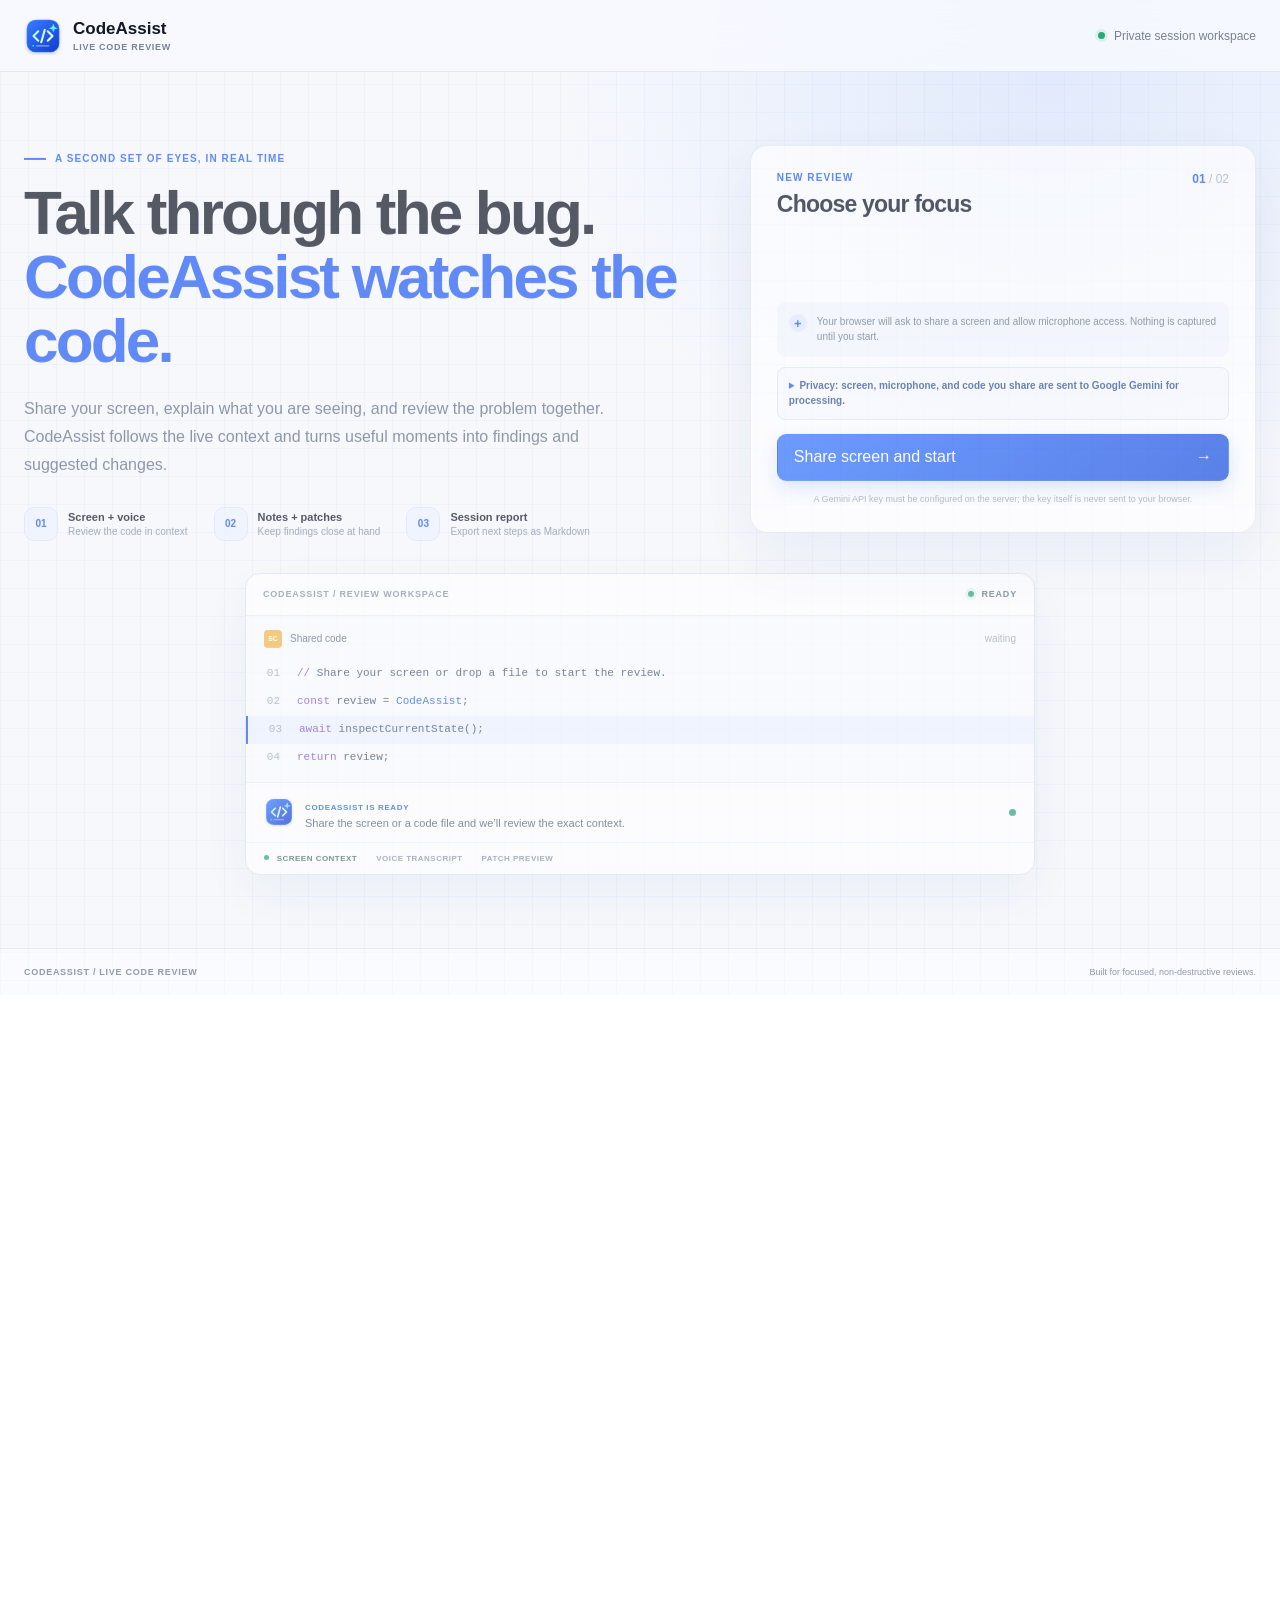
<file: index.html>
<!DOCTYPE html>
<html lang="en">
  <head>
    <meta charset="UTF-8" />
    <meta http-equiv="refresh" content="0; url=./public/index.html" />
    <meta name="viewport" content="width=device-width, initial-scale=1.0" />
    <title>NSOffice.AI</title>
  </head>
  <body></body>
</html>
</file>
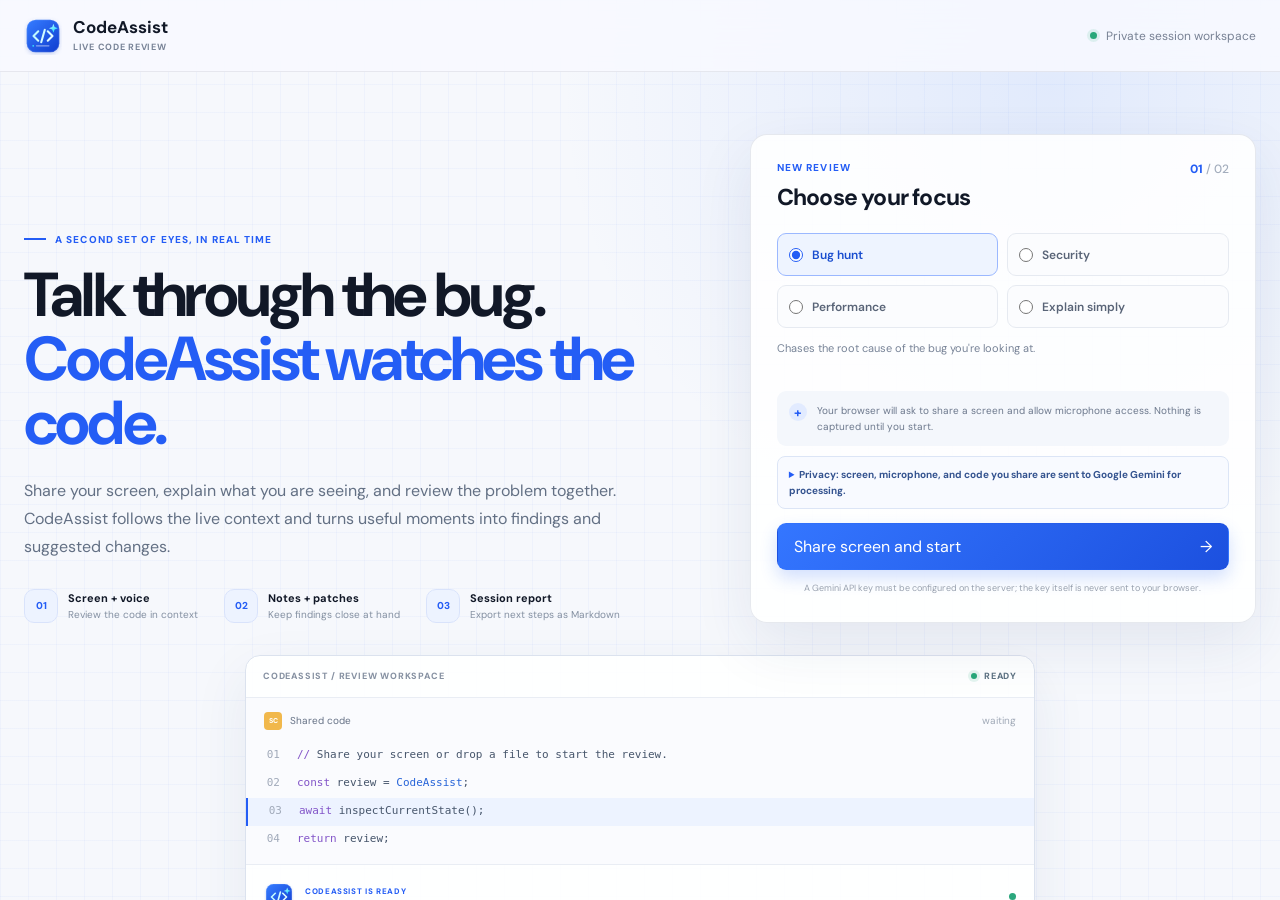
<file: public/index.html>
<!DOCTYPE html>
<html lang="en">
<head>
  <meta charset="UTF-8" />
  <meta http-equiv="refresh" content="0; url=review.html" />
  <meta name="viewport" content="width=device-width, initial-scale=1.0" />
  <title>CodeAssist | Live Code Review</title>
  <meta name="description" content="Start a live, screen-aware code review with CodeAssist." />
  <link rel="icon" type="image/svg+xml" href="codeassist-logo.svg" />
  <link rel="preconnect" href="https://fonts.googleapis.com" />
  <link rel="preconnect" href="https://fonts.gstatic.com" crossorigin />
  <link href="https://fonts.googleapis.com/css2?family=DM+Sans:wght@400;500;600;700;800&display=swap" rel="stylesheet" />
  <link rel="stylesheet" href="tokens.css" />
  <link rel="stylesheet" href="app.css" />
</head>
<body>
  <div class="page-shell">
    <header class="topbar">
      <div class="container nav-wrap">
        <div class="brand" aria-label="NSOffice.AI home">
          <span class="brand-mark">N</span>
          <span class="brand-text">NSOffice.AI</span>
        </div>
        <nav class="main-nav" aria-label="Main navigation">
          <a href="#platform">Platform</a>
          <a href="#solutions">Solutions</a>
          <a href="#security">Security</a>
          <a href="#value">Value</a>
          <a href="#contact">Contact</a>
        </nav>
        <div class="nav-actions">
          <a class="nav-link" href="#demo">Book a Demo</a>
          <a class="button button-primary" href="#demo">Get a Demo</a>
        </div>
      </div>
    </header>

    <main>
      <section class="hero-section">
        <div class="container hero-grid">
          <div class="hero-copy">
            <div class="eyebrow">Live code review intelligence</div>
            <h1>Talk through the bug. Pair watches the code with you.</h1>
            <p>
              Share your screen, explain the issue out loud, and let your AI review companion follow
              both the code and the conversation in real time.
            </p>
            <div class="hero-actions">
              <a class="button button-primary" href="#demo">Start a live review</a>
              <a class="button button-secondary" href="#platform">See the workflow</a>
            </div>
            <div class="hero-metrics">
              <div><strong>5x</strong><span>faster reviews</span></div>
              <div><strong>1,000+</strong><span>review context points</span></div>
              <div><strong>100%</strong><span>screen-aware</span></div>
            </div>
          </div>

          <div class="hero-visual" aria-label="Code review dashboard preview">
            <div class="dashboard-panel">
              <div class="panel-header">
                <span class="dot blue"></span>
                <span class="dot"></span>
                <span class="dot"></span>
              </div>
              <div class="dashboard-cards">
                <div class="stat-card highlight">
                  <label>Issue confidence</label>
                  <strong>94.8%</strong>
                  <span>Root cause detected</span>
                </div>
                <div class="stat-card">
                  <label>Files tracked</label>
                  <strong>12</strong>
                  <span>Live code + context</span>
                </div>
                <div class="stat-card wide">
                  <label>Review focus</label>
                  <div class="bars">
                    <span style="height: 38%"></span>
                    <span style="height: 58%"></span>
                    <span style="height: 77%"></span>
                    <span style="height: 94%"></span>
                    <span style="height: 86%"></span>
                  </div>
                </div>
              </div>
            </div>
          </div>
        </div>
      </section>

      <section class="logo-strip">
        <div class="container logo-row" aria-label="Trusted by engineering teams">
          <span>GitHub</span>
          <span>Stripe</span>
          <span>Notion</span>
          <span>Figma</span>
          <span>Linear</span>
          <span>Slack</span>
          <span>Vercel</span>
          <span>Supabase</span>
        </div>
      </section>

      <section class="section metrics-section" id="value">
        <div class="container section-head">
          <div class="eyebrow">Built for product teams</div>
          <h2>The metrics your engineering team runs on — moved upstream.</h2>
        </div>

        <div class="container metric-grid">
          <article class="metric-card blue-card">
            <div class="metric-tag">Code quality</div>
            <h3>Find the root cause before the fix.</h3>
            <p>30–50% faster review cycles</p>
            <strong>Fewer rework loops</strong>
          </article>
          <article class="metric-card">
            <div class="metric-tag">Security</div>
            <h3>Flag risky inputs and edge cases early.</h3>
            <p>2x better issue triage</p>
            <strong>Fewer hidden regressions</strong>
          </article>
          <article class="metric-card">
            <div class="metric-tag">Debugging</div>
            <h3>Turn live screen context into decisions.</h3>
            <p>3–5 days saved per review cycle</p>
            <strong>Clearer investigation paths</strong>
          </article>
          <article class="metric-card">
            <div class="metric-tag">Onboarding</div>
            <h3>Explain the code like a senior engineer.</h3>
            <p>2.5x faster ramp-up</p>
            <strong>More confident teams</strong>
          </article>
        </div>
      </section>

      <section class="section context-section" id="platform">
        <div class="container section-head narrow">
          <div class="eyebrow">Your shared review context</div>
          <h2>Every bug you see is a product of context, code, and conversation.</h2>
        </div>

        <div class="container context-grid">
          <div class="context-feature">
            <div class="feature-icon">01</div>
            <div>
              <h3>Think</h3>
              <p>Review the live code, the active panel, and the current behavioral symptoms together.</p>
            </div>
          </div>
          <div class="context-feature">
            <div class="feature-icon">02</div>
            <div>
              <h3>Know</h3>
              <p>Follow the exact file, bug state, and team discussion in one shared review thread.</p>
            </div>
          </div>
          <div class="context-feature">
            <div class="feature-icon">03</div>
            <div>
              <h3>Do</h3>
              <p>Move from diagnosis to suggested fix with a clean, copyable patch and pinned insight.</p>
            </div>
          </div>
        </div>
      </section>

      <section class="section architecture-section">
        <div class="container section-head center">
          <div class="eyebrow">How it works</div>
          <h2>How the live review companion works</h2>
        </div>

        <div class="container architecture-block">
          <div class="arch-grid">
            <div class="arch-column">
              <div class="arch-card">
                <span class="tag">Screen context</span>
                <h3>Shared view</h3>
                <p>See the live screen, IDE state, and bug flow as the teammate explains the issue.</p>
              </div>
              <div class="arch-card">
                <span class="tag">Conversation</span>
                <h3>Live reasoning</h3>
                <p>Speak naturally, interrupt when needed, and keep the review grounded in what matters.</p>
              </div>
            </div>
            <div class="arch-center panel-glow">
              <div class="mini-stack">
                <span>Screen capture</span>
                <span>Mic + transcript</span>
                <span>Focused review</span>
                <span>Suggested fix</span>
              </div>
            </div>
            <div class="arch-column">
              <div class="arch-card">
                <span class="tag">Insights</span>
                <h3>Pinned notes</h3>
                <p>Track the root cause, risky line, and next action as the review evolves.</p>
              </div>
              <div class="arch-card">
                <span class="tag">Patch flow</span>
                <h3>Ready-to-copy output</h3>
                <p>Turn the conversation into a diff the team can review without overwriting code.</p>
              </div>
            </div>
          </div>
        </div>
      </section>

      <section class="section security-section" id="security">
        <div class="container security-layout">
          <div class="security-copy">
            <div class="eyebrow">Security and trust</div>
            <h2>Review the code, not the risk.</h2>
            <p>
              Your review companion keeps the context in your environment, respects the code flow, and
              focuses on real engineering signals rather than noisy guesses.
            </p>
            <ul class="security-points">
              <li><strong>Private by design</strong><span>Screen sharing and review data stay under your control and policy boundaries.</span></li>
              <li><strong>Zero random noise</strong><span>Only the relevant code path, panel state, and transcript context are surfaced.</span></li>
              <li><strong>Guardrails in review</strong><span>Helpful suggestions are grounded in the exact code and current conversation state.</span></li>
              <li><strong>Safe by default</strong><span>The workflow stays conversational, collaborative, and non-destructive.</span></li>
            </ul>
          </div>
          <div class="security-panel">
            <div class="security-badge">Secure • live • review-ready</div>
            <div class="security-list">
              <span>Screen-aware review</span>
              <span>Transcript + code context</span>
              <span>Patch suggestions</span>
              <span>Real-time follow-up</span>
              <span>No file overwrite</span>
            </div>
          </div>
        </div>
      </section>

      <section class="section comparison-section" id="solutions">
        <div class="container section-head center">
          <div class="eyebrow">Why teams use it</div>
          <h2>More context. Less guesswork. Better review quality.</h2>
        </div>
        <div class="container table-wrap">
          <table>
            <thead>
              <tr>
                <th>Capability</th>
                <th>Companion</th>
                <th>Static review tools</th>
                <th>Chat-only AI</th>
                <th>Manual debug</th>
              </tr>
            </thead>
            <tbody>
              <tr>
                <td>Live screen awareness</td>
                <td>Yes</td>
                <td>Partial</td>
                <td>No</td>
                <td>No</td>
              </tr>
              <tr>
                <td>Code + conversation context</td>
                <td>Yes</td>
                <td>Limited</td>
                <td>Limited</td>
                <td>Limited</td>
              </tr>
              <tr>
                <td>Suggested patch flow</td>
                <td>Yes</td>
                <td>Basic</td>
                <td>Basic</td>
                <td>No</td>
              </tr>
              <tr>
                <td>AI review pacing</td>
                <td>Real-time</td>
                <td>Delayed</td>
                <td>Turn-based</td>
                <td>Manual</td>
              </tr>
            </tbody>
          </table>
        </div>
      </section>

      <section class="cta-block" id="demo">
        <div class="container cta-inner">
          <div>
            <div class="eyebrow">Start a live session</div>
            <h2>Turn code review into a shared engineering conversation.</h2>
          </div>
          <a class="button button-primary" href="mailto:hello@codecompanion.ai">Launch review</a>
        </div>
      </section>
    </main>

    <footer class="site-footer">
      <div class="container footer-grid">
        <div>
          <div class="brand brand-footer">
            <span class="brand-mark">N</span>
            <span class="brand-text">NSOffice.AI</span>
          </div>
          <p>One decision bar. One secured interface. Infinite contextual intelligence.</p>
        </div>
        <div>
          <h3>Platform</h3>
          <ul>
            <li><a href="#platform">Live Review</a></li>
            <li><a href="#platform">Code Context</a></li>
            <li><a href="#security">Secure Workflow</a></li>
          </ul>
        </div>
        <div>
          <h3>Solutions</h3>
          <ul>
            <li><a href="#solutions">Bug review</a></li>
            <li><a href="#solutions">Security review</a></li>
            <li><a href="#solutions">Onboarding</a></li>
          </ul>
        </div>
        <div>
          <h3>Contact</h3>
          <ul>
            <li><a href="mailto:hello@codecompanion.ai">hello@codecompanion.ai</a></li>
            <li><a href="#demo">Book a demo</a></li>
            <li><a href="#demo">Request access</a></li>
          </ul>
        </div>
      </div>
    </footer>
  </div>
</body>
</html>
</file>
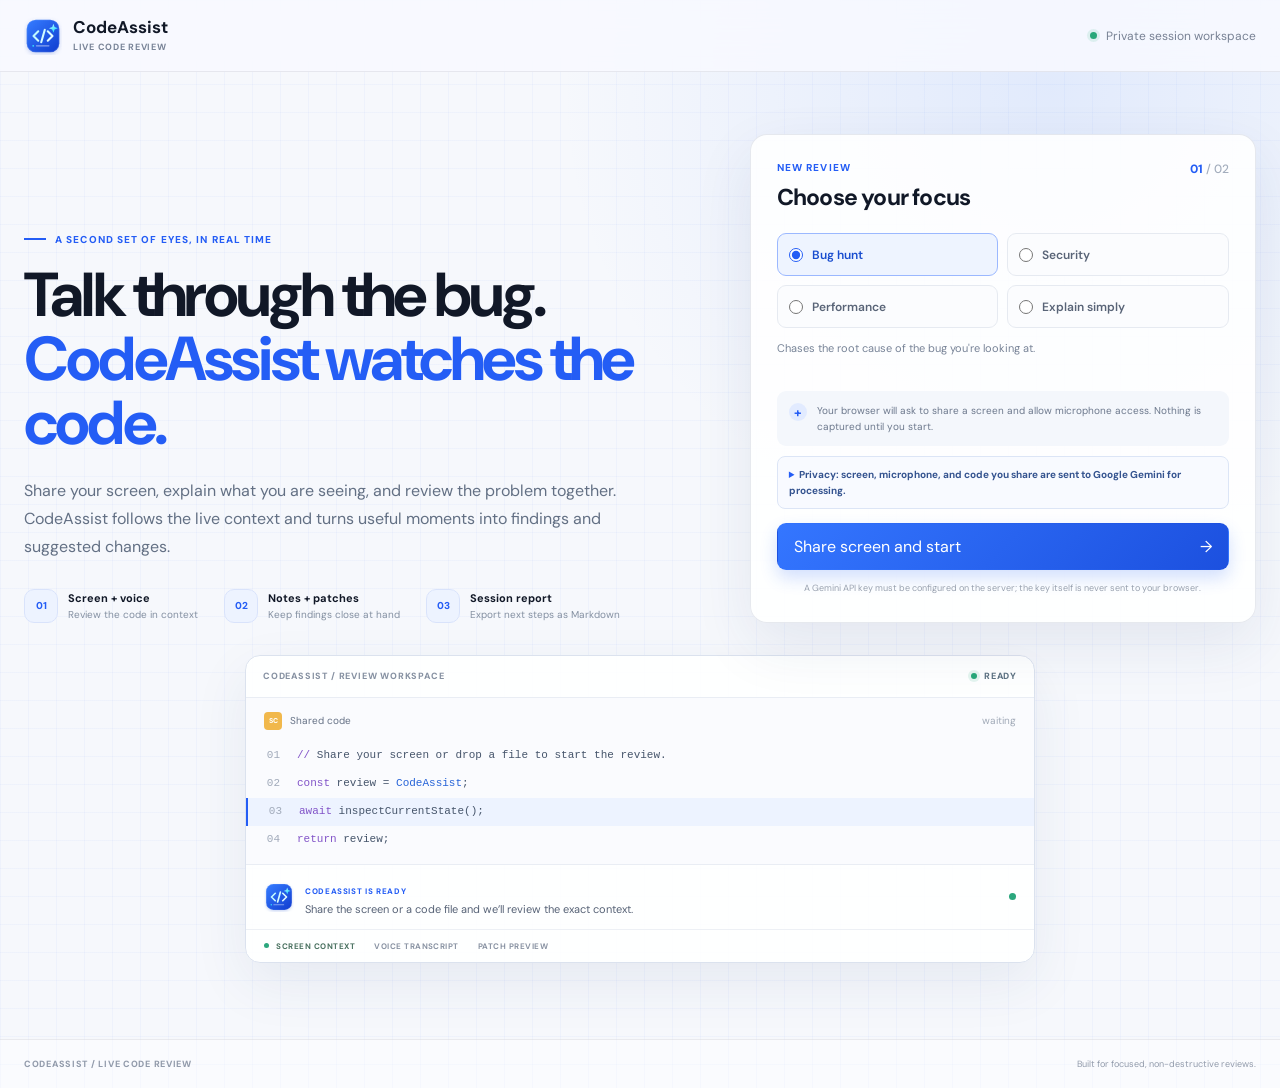
<file: public/review.html>
<!DOCTYPE html>
<html lang="en">
<head>
  <meta charset="UTF-8" />
  <meta name="viewport" content="width=device-width, initial-scale=1.0" />
  <meta name="theme-color" content="#f6f8fc" />
  <title>CodeAssist | Live Code Review</title>
  <meta name="description" content="CodeAssist reviews code with you in real time using screen context, voice, shared files, findings, and suggested patches." />
  <link rel="icon" type="image/svg+xml" href="codeassist-logo.svg" />
  <link rel="preconnect" href="https://fonts.googleapis.com" />
  <link rel="preconnect" href="https://fonts.gstatic.com" crossorigin />
  <link href="https://fonts.googleapis.com/css2?family=DM+Sans:wght@400;500;600;700;800&display=swap" rel="stylesheet" />
  <link rel="stylesheet" href="tokens.css" />
  <link rel="stylesheet" href="app.css" />
  <link rel="stylesheet" href="review.css" />
</head>
<body>
  <div class="app-root">
    <header class="app-topbar">
      <a class="app-brand" href="./review.html" aria-label="CodeAssist home">
        <img class="app-brand-mark" src="codeassist-logo.svg" alt="" />
        <span><strong>CodeAssist</strong><small>LIVE CODE REVIEW</small></span>
      </a>
      <div class="app-topbar-meta"><span class="status-dot"></span> Private session workspace</div>
      <button class="app-button app-button-quiet" id="end-btn" type="button" hidden>End review</button>
    </header>

    <main class="app-main">
      <section class="app-view start-view" id="view-start">
        <div class="start-copy">
          <div class="app-eyebrow"><span class="eyebrow-line"></span> A second set of eyes, in real time</div>
          <h1>Talk through the bug.<br /><span>CodeAssist watches the code.</span></h1>
          <p class="start-intro">Share your screen, explain what you are seeing, and review the problem together. CodeAssist follows the live context and turns useful moments into findings and suggested changes.</p>
          <div class="start-proof">
            <div><span class="proof-icon">01</span><span><strong>Screen + voice</strong><small>Review the code in context</small></span></div>
            <div><span class="proof-icon">02</span><span><strong>Notes + patches</strong><small>Keep findings close at hand</small></span></div>
            <div><span class="proof-icon">03</span><span><strong>Session report</strong><small>Export next steps as Markdown</small></span></div>
          </div>
        </div>

        <section class="setup-panel" aria-labelledby="setup-title">
          <div class="setup-panel-head">
            <div><div class="app-eyebrow">New review</div><h2 id="setup-title">Choose your focus</h2></div>
            <span class="setup-step">01 <i>/ 02</i></span>
          </div>
          <div class="mode-options" id="mode-options" role="radiogroup" aria-label="Review focus"></div>
          <p class="mode-description" id="mode-desc"></p>
          <div class="permission-note"><span class="permission-symbol">+</span><span>Your browser will ask to share a screen and allow microphone access. Nothing is captured until you start.</span></div>
          <details class="privacy-note">
            <summary>Privacy: screen, microphone, and code you share are sent to Google Gemini for processing.</summary>
            <div class="privacy-details">
              <p>Live screen frames and microphone audio stream to Gemini. Pasted or dropped code, typed messages, and review context are also sent. When you end the session, the transcript, pinned notes, and suggested patches are sent to Gemini to create the report.</p>
              <p>CodeAssist does not store session data in an app database or modify your local files. Your selected review mode is saved in this browser. Google's API terms govern its processing and retention of data sent to Gemini.</p>
            </div>
          </details>
          <p class="browser-support-note" id="browser-support-note" hidden>VS Code's embedded browser may not support screen sharing. Open this page in desktop Chrome or Edge to start a review.</p>
          <button class="app-button app-button-primary start-button" id="start-btn" type="button">Share screen and start <span aria-hidden="true">&#8594;</span></button>
          <p class="setup-footnote">A Gemini API key must be configured on the server; the key itself is never sent to your browser.</p>
        </section>

        <aside class="start-visual" aria-label="Review workflow preview">
          <div class="visual-topline"><span>CODEASSIST / REVIEW WORKSPACE</span><span class="visual-live"><i></i> READY</span></div>
          <div class="visual-code"><div class="code-file"><span class="file-glyph">SC</span><span>Shared code</span><span class="code-line-label">waiting</span></div>
            <div class="code-row"><b>01</b><code><span class="code-purple">//</span> Share your screen or drop a file to start the review.</code></div>
            <div class="code-row"><b>02</b><code><span class="code-purple">const</span> review = <span class="code-blue">CodeAssist</span>;</code></div>
            <div class="code-row code-highlight"><b>03</b><code><span class="code-purple">await</span> inspectCurrentState();</code></div>
            <div class="code-row"><b>04</b><code><span class="code-purple">return</span> review;</code></div>
          </div>
          <div class="visual-insight"><img class="insight-mark" src="codeassist-logo.svg" alt="" /><div><small>CODEASSIST IS READY</small><p>Share the screen or a code file and we’ll review the exact context.</p></div><span class="insight-pulse"></span></div>
          <div class="visual-footer"><span><i class="mini-green"></i> SCREEN CONTEXT</span><span>VOICE TRANSCRIPT</span><span>PATCH PREVIEW</span></div>
        </aside>
      </section>

      <section class="app-view live-view" id="view-live" hidden>
        <div class="live-heading">
          <div><div class="app-eyebrow">Live review room</div><h1>Review in progress</h1><p>Talk naturally, or type a message. Share a file for exact line references.</p></div>
          <div class="live-session-meta"><span class="live-badge" id="live-badge"><i></i><span id="live-label">Live</span></span><span class="session-timer" id="timer">00:00</span></div>
        </div>
        <div class="live-grid">
          <section class="screen-column" aria-label="Shared screen">
            <div class="surface-heading"><div><span class="surface-kicker">SHARED SCREEN</span><strong id="screen-sub">Waiting for screen</strong></div><span class="screen-live-label"><i></i> LIVE</span></div>
            <div class="screen-stage">
              <video id="screen-video" autoplay muted playsinline></video>
              <div class="screen-placeholder"><img class="placeholder-symbol" src="codeassist-logo.svg" alt="" /><strong>Your shared screen appears here</strong><span>CodeAssist only sees what you choose to share.</span></div>
              <span class="screen-badge" id="screen-badge" hidden></span>
              <div class="watching-state" id="watching"><span class="watching-indicator"></span><span id="watching-text">CodeAssist is watching</span></div>
            </div>
            <div class="following-row"><span class="following-label">FOLLOWING</span><div id="following"><span class="chip is-focus">Your screen</span></div><button class="app-icon-button" id="switchshare-btn" type="button" aria-label="Switch shared screen" title="Choose a different tab, window, or screen">Switch screen</button><button class="app-icon-button" id="stopshare-btn" type="button" aria-label="Stop screen sharing" title="Stop screen sharing">Stop share</button></div>
            <div class="review-controls">
              <div class="mic-status"><span class="mic-indicator"></span><span id="mic-label">Mic live</span><div class="mic-waveform" id="mic-waveform" aria-hidden="true"><span></span><span></span><span></span><span></span><span></span><span></span><span></span></div></div>
              <div class="control-actions"><button class="app-icon-button" id="mic-btn" type="button" aria-label="Mute microphone" title="Mute microphone">Mute</button><button class="app-icon-button" id="pause-btn" type="button" aria-label="Pause CodeAssist" aria-pressed="false" title="Pause CodeAssist">Pause CodeAssist</button><button class="app-icon-button" id="type-toggle-btn" type="button" aria-label="Type a message" aria-pressed="false" title="Type a message">Type</button><button class="app-icon-button" id="attach-btn" type="button" aria-label="Attach code files" title="Attach code files">Attach file</button><input id="file-input" type="file" accept="text/*,.js,.jsx,.ts,.tsx,.py,.java,.go,.rs,.css,.html,.json,.md,.yaml,.yml,.sql,.sh" multiple hidden /></div>
            </div>
            <form class="type-row" id="type-row" hidden><label class="visually-hidden" for="type-input">Message CodeAssist</label><input id="type-input" type="text" placeholder="Ask CodeAssist about the code..." autocomplete="off" /><button class="app-button app-button-primary" type="submit">Send</button></form>
          </section>

          <section class="conversation-column" aria-label="Review conversation">
            <div class="conversation-heading"><div><span class="surface-kicker">REVIEW THREAD</span><strong>CodeAssist <span class="mode-divider">/</span> <span id="live-mode">Bug hunt</span></strong></div><span class="conversation-state" id="speaking" data-state="quiet"><i></i><span id="speaking-text">Quiet</span></span></div>
            <article class="pinned-card" id="pinned-card" hidden>
              <div class="pinned-top"><span class="pin-label" id="pinned-label">Pinned by CodeAssist</span><span class="sev" id="pinned-sev" hidden></span></div>
              <p class="pinned-location" id="pinned-loc"></p>
              <p class="pinned-text" id="pinned-text"></p>
              <div class="pinned-detail" id="pinned-detail" hidden><strong id="pinned-detail-label"></strong><code id="pinned-detail-body"></code></div>
              <div class="diff" id="pinned-diff" hidden></div>
              <div class="pin-actions" id="pin-actions" hidden><button class="app-button app-button-small" id="pinned-copy" type="button" hidden>Copy fix</button><button class="app-button app-button-text" id="pinned-cta" type="button" hidden></button></div>
            </article>
            <div class="transcript" id="transcript" aria-live="polite" aria-label="Live transcript"></div>
            <div class="conversation-hint"><span class="hint-key">TIP</span> Paste 6+ lines or drop a code file to share it with CodeAssist.</div>
          </section>
        </div>
      </section>

      <section class="app-view summary-view" id="view-summary" hidden>
        <div class="summary-header"><div><div class="app-eyebrow">Session complete</div><h1 id="report-title">Review summary</h1><p id="report-meta"></p></div><div class="summary-actions"><button class="app-button app-button-secondary" id="copy-report-btn" type="button">Copy report</button><button class="app-button app-button-primary" id="download-report-btn" type="button">Download .md</button></div></div>
        <div class="report" id="report">
          <p class="report-note" id="report-note" hidden>CodeAssist's structured summary could not be generated. Showing the findings and notes captured during your session.</p>
          <section class="report-section"><div class="report-section-heading"><div><span class="surface-kicker">REVIEW FINDINGS</span><h2>What surfaced</h2></div><div class="report-stats" id="report-stats"></div></div><div class="report-findings" id="report-findings"></div></section>
          <section class="report-section report-optional" id="report-patches-wrap" hidden><div class="report-section-heading"><div><span class="surface-kicker">SUGGESTED CHANGES</span><h2>Patch proposals</h2></div></div><div id="report-patches"></div></section>
          <section class="report-section report-optional" id="report-unresolved-wrap" hidden><div class="report-section-heading"><div><span class="surface-kicker">OPEN QUESTIONS</span><h2>Still to verify</h2></div></div><ul class="report-list" id="report-unresolved"></ul></section>
          <section class="report-section report-optional" id="report-next-wrap" hidden><div class="report-section-heading"><div><span class="surface-kicker">FOLLOW-UP</span><h2>Next steps</h2></div></div><ul class="report-list" id="report-next"></ul></section>
          <section class="report-section"><div class="report-section-heading"><div><span class="surface-kicker">SESSION HISTORY</span><h2>Timeline</h2></div></div><ol class="report-timeline" id="report-timeline"></ol></section>
        </div>
        <button class="app-button app-button-quiet new-session-button" id="new-session-btn" type="button">Start another review <span aria-hidden="true">&#8594;</span></button>
      </section>
    </main>
    <div class="error-note" id="error-note" role="alert" aria-live="assertive"></div>
    <footer class="app-footer"><span>CODEASSIST / LIVE CODE REVIEW</span><span>Built for focused, non-destructive reviews.</span></footer>
  </div>
  <script type="module" src="app.js"></script>
</body>
</html>
</file>
<file: public/tokens.css>
/* NSOffice glass UI tokens — rebuilt from the brief:
   Electric Blue as the single accent, DM Sans, Apple-style spacing. */

:root {
  /* Accent — the ONE accent color, Electric Blue */
  --accent: #2d6bff;
  --accent-hover: #1e54e0;
  --accent-soft: rgba(45, 107, 255, 0.12);

  /* Ink / surfaces */
  --ink: #0b0d12;
  --ink-2: #3c414c;
  --ink-3: #6b7280;
  --surface: #f6f7f9;
  --glass-bg: rgba(255, 255, 255, 0.55);
  --glass-bg-strong: rgba(255, 255, 255, 0.78);
  --glass-border: rgba(255, 255, 255, 0.6);
  --hairline: rgba(11, 13, 18, 0.08);

  /* Semantic (kept monochrome-adjacent so Electric Blue stays alone visually) */
  --live: #2d6bff;

  /* Type — DM Sans */
  --font: "DM Sans", -apple-system, BlinkMacSystemFont, "Segoe UI", sans-serif;

  /* Spacing scale — Apple-style 4/8pt */
  --space-1: 4px;
  --space-2: 8px;
  --space-3: 12px;
  --space-4: 16px;
  --space-5: 24px;
  --space-6: 32px;
  --space-7: 48px;
  --space-8: 64px;

  /* Shape & shadow */
  --radius-s: 10px;
  --radius-m: 16px;
  --radius-l: 24px;
  --shadow-card: 0 8px 32px rgba(11, 13, 18, 0.10);
  --shadow-float: 0 16px 48px rgba(11, 13, 18, 0.14);
  --blur: 24px;

  --ease: cubic-bezier(0.22, 1, 0.36, 1);
  --duration: 360ms;
}

body[data-theme="dark"] {
  --ink: #f2f4f8;
  --ink-2: #c4c9d4;
  --ink-3: #8a919e;
  --surface: #08090d;
  --glass-bg: rgba(24, 27, 34, 0.55);
  --glass-bg-strong: rgba(24, 27, 34, 0.82);
  --glass-border: rgba(255, 255, 255, 0.12);
  --hairline: rgba(255, 255, 255, 0.10);
  --shadow-card: 0 8px 32px rgba(0, 0, 0, 0.45);
  --shadow-float: 0 16px 48px rgba(0, 0, 0, 0.55);
}
</file>
<file: public/app.css>
:root {
  --bg: #f5f7fb;
  --panel: rgba(255, 255, 255, 0.8);
  --panel-strong: #ffffff;
  --line: rgba(15, 23, 42, 0.08);
  --text: #0d1320;
  --muted: #5d6475;
  --accent: #2d6bff;
  --accent-2: #1a4fe0;
  --accent-soft: rgba(45, 107, 255, 0.12);
  --shadow: 0 28px 80px rgba(15, 23, 42, 0.08);
  --radius: 24px;
  --max: 1200px;
}

* { box-sizing: border-box; }
html { scroll-behavior: smooth; }
body {
  margin: 0;
  min-height: 100vh;
  font-family: "DM Sans", sans-serif;
  color: var(--text);
  background:
    radial-gradient(circle at top left, rgba(45, 107, 255, 0.18), transparent 32%),
    radial-gradient(circle at bottom right, rgba(83, 130, 255, 0.12), transparent 28%),
    linear-gradient(180deg, #f8f9ff 0%, #f5f7fb 100%);
}

a { color: inherit; text-decoration: none; }
img { max-width: 100%; display: block; }

.page-shell {
  width: 100%;
  overflow: hidden;
}

.container {
  width: min(var(--max), calc(100% - 48px));
  margin: 0 auto;
}

.topbar {
  position: sticky;
  top: 0;
  z-index: 20;
  backdrop-filter: blur(16px);
  background: rgba(248, 249, 255, 0.72);
  border-bottom: 1px solid rgba(13, 19, 32, 0.04);
}

.nav-wrap {
  height: 84px;
  display: flex;
  align-items: center;
  justify-content: space-between;
  gap: 28px;
}

.brand {
  display: inline-flex;
  align-items: center;
  gap: 10px;
  font-weight: 700;
  letter-spacing: -0.04em;
}

.brand-mark {
  width: 28px;
  height: 28px;
  border-radius: 8px;
  display: inline-flex;
  align-items: center;
  justify-content: center;
  font-size: 14px;
  color: #fff;
  background: linear-gradient(135deg, var(--accent), #6a8dff);
  box-shadow: 0 10px 24px rgba(45, 107, 255, 0.35);
}

.brand-text {
  font-size: 1.05rem;
}

.main-nav {
  display: flex;
  align-items: center;
  gap: 26px;
  color: var(--muted);
  font-size: 0.96rem;
}

.main-nav a:hover, .nav-link:hover { color: var(--text); }

.nav-actions {
  display: flex;
  align-items: center;
  gap: 18px;
}

.nav-link {
  color: var(--muted);
  font-weight: 500;
}

.button {
  display: inline-flex;
  align-items: center;
  justify-content: center;
  border-radius: 14px;
  padding: 0.95rem 1.5rem;
  font-weight: 600;
  transition: transform 0.2s ease, box-shadow 0.2s ease, background 0.2s ease;
}

.button:hover {
  transform: translateY(-1px);
}

.button-primary {
  color: #fff;
  background: linear-gradient(135deg, var(--accent), var(--accent-2));
  box-shadow: 0 14px 26px rgba(45, 107, 255, 0.28);
}

.button-secondary {
  color: var(--text);
  background: rgba(255, 255, 255, 0.65);
  border: 1px solid rgba(15, 23, 42, 0.06);
}

.hero-section {
  padding: 74px 0 32px;
}

.hero-grid {
  display: grid;
  grid-template-columns: 1.08fr 0.92fr;
  align-items: center;
  gap: 42px;
}

.eyebrow {
  color: var(--accent);
  font-weight: 700;
  letter-spacing: 0.08em;
  text-transform: uppercase;
  font-size: 0.76rem;
  margin-bottom: 18px;
}

.hero-copy h1 {
  margin: 0;
  font-size: clamp(3.3rem, 5vw, 5.4rem);
  line-height: 0.96;
  letter-spacing: -0.06em;
  max-width: 620px;
}

.hero-copy p {
  margin: 22px 0 30px;
  max-width: 610px;
  font-size: 1.24rem;
  line-height: 1.6;
  color: var(--muted);
}

.hero-actions {
  display: flex;
  align-items: center;
  gap: 16px;
  flex-wrap: wrap;
}

.hero-metrics {
  display: flex;
  gap: 32px;
  flex-wrap: wrap;
  margin-top: 30px;
}

.hero-metrics div {
  display: flex;
  flex-direction: column;
  gap: 8px;
}

.hero-metrics strong {
  font-size: 2rem;
  letter-spacing: -0.05em;
}

.hero-metrics span {
  color: var(--muted);
  font-size: 0.92rem;
}

.hero-visual {
  display: flex;
  justify-content: center;
}

.dashboard-panel {
  position: relative;
  width: min(100%, 560px);
  min-height: 440px;
  padding: 18px 18px 22px;
  border-radius: 28px;
  background: linear-gradient(160deg, rgba(12, 18, 30, 0.96), rgba(25, 36, 54, 1));
  box-shadow: var(--shadow);
  border: 1px solid rgba(255, 255, 255, 0.08);
}

.dashboard-panel::before {
  content: "";
  position: absolute;
  inset: 14px;
  border-radius: 22px;
  border: 1px solid rgba(255, 255, 255, 0.08);
}

.panel-header {
  display: flex;
  align-items: center;
  gap: 8px;
  padding: 4px 8px 18px;
}

.dot {
  width: 11px;
  height: 11px;
  border-radius: 50%;
  background: rgba(255, 255, 255, 0.34);
}

.dot.blue { background: #5a97ff; }

.dashboard-cards {
  position: relative;
  z-index: 1;
  display: grid;
  grid-template-columns: repeat(2, minmax(0, 1fr));
  gap: 16px;
  padding: 8px 6px 0;
}

.stat-card {
  background: rgba(255, 255, 255, 0.06);
  border: 1px solid rgba(255, 255, 255, 0.08);
  border-radius: 20px;
  padding: 18px 18px 16px;
  backdrop-filter: blur(8px);
  min-height: 136px;
}

.stat-card label {
  display: block;
  font-size: 0.75rem;
  color: rgba(255, 255, 255, 0.72);
  text-transform: uppercase;
  letter-spacing: 0.08em;
  margin-bottom: 12px;
}

.stat-card strong {
  display: block;
  color: #fff;
  font-size: clamp(1.8rem, 2vw, 2.3rem);
  letter-spacing: -0.06em;
  margin-bottom: 8px;
}

.stat-card span {
  display: block;
  font-size: 0.84rem;
  color: rgba(255, 255, 255, 0.66);
}

.stat-card.highlight {
  background: linear-gradient(135deg, rgba(45, 107, 255, 0.38), rgba(72, 122, 255, 0.18));
}

.stat-card.wide {
  grid-column: 1 / -1;
  min-height: 164px;
}

.bars {
  display: flex;
  align-items: flex-end;
  gap: 12px;
  height: 92px;
  padding-top: 8px;
}

.bars span {
  flex: 1;
  display: block;
  border-radius: 999px 999px 0 0;
  background: linear-gradient(180deg, #7ea9ff, #2d6bff);
  box-shadow: inset 0 -8px 14px rgba(255, 255, 255, 0.08);
}

.logo-strip {
  border-top: 1px solid rgba(15, 23, 42, 0.04);
  border-bottom: 1px solid rgba(15, 23, 42, 0.04);
  background: rgba(255, 255, 255, 0.25);
}

.logo-row {
  display: grid;
  grid-template-columns: repeat(8, minmax(0, 1fr));
  align-items: center;
  gap: 12px;
  padding: 20px 0;
  text-align: center;
  color: rgba(13, 19, 32, 0.5);
  font-weight: 600;
  letter-spacing: -0.04em;
  font-size: 0.9rem;
}

.section {
  padding: 110px 0;
}

.section-head {
  margin-bottom: 42px;
}

.section-head h2 {
  margin: 0;
  font-size: clamp(2.3rem, 4vw, 4rem);
  line-height: 1.04;
  letter-spacing: -0.06em;
  max-width: 780px;
}

.section-head.narrow h2 {
  max-width: 720px;
}

.section-head.center {
  text-align: center;
}

.section-head.center h2 {
  margin: 0 auto;
}

.metric-grid {
  display: grid;
  grid-template-columns: repeat(4, minmax(0, 1fr));
  gap: 20px;
}

.metric-card {
  border-radius: 26px;
  background: rgba(255, 255, 255, 0.78);
  border: 1px solid rgba(15, 23, 42, 0.05);
  box-shadow: 0 12px 22px rgba(17, 24, 39, 0.04);
  padding: 24px 22px 26px;
}

.blue-card {
  background: linear-gradient(180deg, rgba(45, 107, 255, 0.96), rgba(26, 79, 224, 0.96));
  color: #fff;
}

.metric-tag {
  display: inline-flex;
  align-items: center;
  padding: 8px 12px;
  border-radius: 999px;
  background: rgba(255, 255, 255, 0.14);
  border: 1px solid rgba(255, 255, 255, 0.2);
  font-size: 0.74rem;
  font-weight: 700;
  letter-spacing: 0.08em;
  text-transform: uppercase;
}

.metric-card h3 {
  margin: 18px 0 16px;
  font-size: 1.7rem;
  letter-spacing: -0.05em;
  line-height: 1.1;
}

.metric-card p {
  margin: 0 0 12px;
  font-size: 1rem;
  opacity: 0.84;
}

.metric-card strong {
  font-size: 1.08rem;
}

.context-grid {
  display: grid;
  grid-template-columns: repeat(3, minmax(0, 1fr));
  gap: 22px;
}

.context-feature {
  display: flex;
  gap: 18px;
  background: rgba(255, 255, 255, 0.78);
  border: 1px solid rgba(15, 23, 42, 0.05);
  border-radius: 24px;
  padding: 26px 22px;
  box-shadow: 0 12px 22px rgba(17, 24, 39, 0.04);
}

.feature-icon {
  width: 52px;
  height: 52px;
  border-radius: 14px;
  flex-shrink: 0;
  display: grid;
  place-items: center;
  background: rgba(45, 107, 255, 0.12);
  color: var(--accent);
  font-weight: 700;
}

.context-feature h3 {
  margin: 0 0 8px;
  font-size: 1.8rem;
  letter-spacing: -0.05em;
}

.context-feature p {
  margin: 0;
  color: var(--muted);
  line-height: 1.6;
  font-size: 1.02rem;
}

.architecture-block {
  background: rgba(255, 255, 255, 0.25);
  border: 1px solid rgba(15, 23, 42, 0.05);
  border-radius: 32px;
  padding: 26px;
  box-shadow: 0 16px 30px rgba(15, 23, 42, 0.04);
}

.arch-grid {
  display: grid;
  grid-template-columns: 1fr 0.85fr 1fr;
  gap: 22px;
  align-items: center;
}

.arch-column {
  display: grid;
  gap: 20px;
}

.arch-card {
  background: rgba(255, 255, 255, 0.78);
  border: 1px solid rgba(15, 23, 42, 0.05);
  border-radius: 22px;
  padding: 20px 20px 16px;
}

.tag {
  display: inline-flex;
  padding: 7px 10px;
  border-radius: 999px;
  background: rgba(45, 107, 255, 0.08);
  color: var(--accent);
  font-size: 0.72rem;
  font-weight: 700;
  letter-spacing: 0.08em;
  text-transform: uppercase;
}

.arch-card h3 {
  margin: 14px 0 8px;
  font-size: 1.55rem;
  letter-spacing: -0.04em;
}

.arch-card p {
  margin: 0;
  line-height: 1.6;
  color: var(--muted);
}

.arch-center {
  min-height: 330px;
  display: grid;
  place-items: center;
  background: linear-gradient(160deg, rgba(8, 12, 20, 0.95), rgba(16, 25, 40, 1));
  border-radius: 30px;
  border: 1px solid rgba(255, 255, 255, 0.06);
  box-shadow: 0 22px 42px rgba(18, 28, 46, 0.14);
}

.mini-stack {
  display: grid;
  gap: 14px;
  width: min(90%, 240px);
}

.mini-stack span {
  display: flex;
  align-items: center;
  justify-content: center;
  min-height: 50px;
  border-radius: 14px;
  background: rgba(255, 255, 255, 0.06);
  color: #e9eefb;
  font-weight: 600;
  border: 1px solid rgba(255, 255, 255, 0.07);
}

.security-layout {
  display: grid;
  grid-template-columns: 1.15fr 0.85fr;
  gap: 28px;
  align-items: center;
}

.security-copy h2 {
  margin: 0 0 18px;
  font-size: clamp(2.3rem, 4vw, 4rem);
  line-height: 1.04;
  letter-spacing: -0.06em;
  max-width: 640px;
}

.security-copy p {
  margin: 0 0 24px;
  font-size: 1.08rem;
  color: var(--muted);
  line-height: 1.7;
  max-width: 630px;
}

.security-points {
  list-style: none;
  padding: 0;
  margin: 0;
  display: grid;
  gap: 18px;
}

.security-points li {
  display: grid;
  gap: 6px;
  padding: 18px 18px 16px;
  border-radius: 18px;
  background: rgba(255, 255, 255, 0.72);
  border: 1px solid rgba(15, 23, 42, 0.05);
}

.security-points strong {
  font-size: 1.08rem;
}

.security-points span {
  color: var(--muted);
  line-height: 1.6;
}

.security-panel {
  background: linear-gradient(180deg, rgba(11, 16, 27, 0.98), rgba(19, 26, 38, 0.96));
  border-radius: 28px;
  padding: 26px;
  color: #f2f5ff;
  box-shadow: var(--shadow);
}

.security-badge {
  display: inline-flex;
  padding: 8px 12px;
  border-radius: 999px;
  background: rgba(255, 255, 255, 0.08);
  border: 1px solid rgba(255, 255, 255, 0.08);
  font-size: 0.74rem;
  text-transform: uppercase;
  letter-spacing: 0.08em;
  color: rgba(255, 255, 255, 0.8);
}

.security-list {
  display: grid;
  gap: 12px;
  margin-top: 26px;
}

.security-list span {
  display: block;
  padding: 14px 16px;
  border-radius: 14px;
  background: rgba(255, 255, 255, 0.04);
  border: 1px solid rgba(255, 255, 255, 0.07);
  color: rgba(255, 255, 255, 0.84);
}

.table-wrap {
  overflow-x: auto;
  background: rgba(255, 255, 255, 0.7);
  border: 1px solid rgba(15, 23, 42, 0.06);
  border-radius: 24px;
  box-shadow: 0 12px 22px rgba(17, 24, 39, 0.04);
}

table {
  width: 100%;
  border-collapse: collapse;
  min-width: 700px;
}

thead th {
  text-align: left;
  font-size: 0.8rem;
  letter-spacing: 0.08em;
  text-transform: uppercase;
  color: var(--muted);
  padding: 20px 22px;
  border-bottom: 1px solid rgba(15, 23, 42, 0.08);
}

tbody td {
  padding: 19px 22px;
  font-size: 1rem;
  border-bottom: 1px solid rgba(15, 23, 42, 0.05);
  color: var(--text);
}

tbody tr:last-child td { border-bottom: none; }

tbody td:nth-child(2) {
  font-weight: 700;
  color: var(--accent);
}

.cta-block {
  padding: 30px 0 90px;
}

.cta-inner {
  display: flex;
  align-items: center;
  justify-content: space-between;
  gap: 20px;
  padding: 30px 28px;
  border-radius: 28px;
  background: linear-gradient(135deg, rgba(45, 107, 255, 0.12), rgba(255, 255, 255, 0.7));
  border: 1px solid rgba(45, 107, 255, 0.08);
}

.cta-inner h2 {
  margin: 0;
  font-size: clamp(2rem, 3vw, 3.3rem);
  letter-spacing: -0.06em;
}

.site-footer {
  padding: 26px 0 80px;
  border-top: 1px solid rgba(15, 23, 42, 0.05);
  background: rgba(255, 255, 255, 0.34);
}

.footer-grid {
  display: grid;
  grid-template-columns: 1.2fr 1fr 1fr 1fr;
  gap: 24px;
}

.site-footer p,
.site-footer li,
.site-footer a {
  color: var(--muted);
}

.site-footer h3 {
  margin: 0 0 16px;
  font-size: 0.9rem;
  letter-spacing: 0.08em;
  text-transform: uppercase;
}

.site-footer ul {
  list-style: none;
  padding: 0;
  margin: 0;
  display: grid;
  gap: 8px;
}

.brand-footer {
  margin-bottom: 10px;
}

@media (max-width: 980px) {
  .main-nav { display: none; }
  .hero-grid, .security-layout, .arch-grid, .footer-grid {
    grid-template-columns: 1fr;
  }
  .metric-grid {
    grid-template-columns: repeat(2, minmax(0, 1fr));
  }
  .context-grid {
    grid-template-columns: 1fr;
  }
  .cta-inner {
    flex-direction: column;
    align-items: flex-start;
  }
}

@media (max-width: 640px) {
  .container {
    width: min(var(--max), calc(100% - 28px));
  }
  .nav-actions .nav-link { display: none; }
  .hero-section { padding-top: 52px; }
  .metric-grid, .logo-row {
    grid-template-columns: 1fr 1fr;
  }
  .logo-row {
    font-size: 0.72rem;
  }
  .hero-copy h1 { max-width: none; }
  .button { width: 100%; }
  .hero-actions { flex-direction: column; align-items: stretch; }
  .section { padding: 80px 0; }
  .cta-inner { padding: 24px 20px; }
}
</file>
<file: public/review.css>
[hidden] { display: none !important; }
:root { color-scheme: light; }
.app-root {
  --app-ink: #111827;
  --app-muted: #697386;
  --app-blue: #245df5;
  min-height: 100vh;
  color: var(--app-ink);
  background-color: #f6f8fc;
  background-image: linear-gradient(rgba(36, 93, 245, 0.035) 1px, transparent 1px), linear-gradient(90deg, rgba(36, 93, 245, 0.035) 1px, transparent 1px), radial-gradient(ellipse at 82% 8%, rgba(100, 150, 255, 0.14), transparent 33%);
  background-size: 28px 28px, 28px 28px, auto;
  font-family: var(--font);
}
.app-root button, .app-root input { font: inherit; }
.app-topbar { position: sticky; top: 0; z-index: 10; height: 72px; display: flex; align-items: center; justify-content: space-between; gap: 20px; padding: 0 max(24px, calc((100vw - 1240px) / 2)); border-bottom: 1px solid rgba(17, 24, 39, 0.08); background: rgba(248, 250, 255, 0.84); backdrop-filter: blur(18px); }
.app-brand { display: inline-flex; align-items: center; gap: 11px; color: var(--app-ink); text-decoration: none; }
.app-brand-mark { display: block; width: 38px; height: 38px; flex: 0 0 38px; object-fit: contain; }
.app-brand strong, .app-brand small { display: block; }
.app-brand strong { font-size: 17px; line-height: 1.15; }
.app-brand small { margin-top: 3px; color: #788397; font-size: 9px; font-weight: 700; letter-spacing: 0.08em; }
.app-topbar-meta { display: flex; align-items: center; gap: 9px; color: #778194; font-size: 12px; }
.status-dot, .screen-live-label i, .visual-live i, .live-badge i { width: 7px; height: 7px; border-radius: 50%; background: #28a879; box-shadow: 0 0 0 3px rgba(40, 168, 121, 0.12); }
.app-main { width: min(1240px, calc(100% - 48px)); min-height: calc(100vh - 128px); margin: 0 auto; padding: 62px 0 76px; }
.app-view { animation: view-enter 380ms cubic-bezier(0.22, 1, 0.36, 1) both; }
@keyframes view-enter { from { opacity: 0; transform: translateY(10px); } to { opacity: 1; transform: translateY(0); } }
.start-view { display: grid; grid-template-columns: minmax(0, 1.02fr) minmax(370px, 0.78fr); gap: 32px 64px; align-items: center; }
.start-copy { align-self: end; padding: 16px 0 0; }
.app-eyebrow { display: flex; align-items: center; gap: 9px; margin-bottom: 17px; color: var(--app-blue); font-size: 10px; font-weight: 800; letter-spacing: 0.11em; text-transform: uppercase; }
.eyebrow-line { width: 22px; height: 2px; background: var(--app-blue); }
.start-copy h1, .live-heading h1, .summary-header h1 { margin: 0; color: #111827; font-size: clamp(40px, 5vw, 62px); line-height: 1.03; letter-spacing: -0.045em; }
.start-copy h1 span { color: var(--app-blue); }
.start-intro { max-width: 600px; margin: 22px 0 28px; color: #637084; font-size: 16px; line-height: 1.75; }
.start-proof { display: flex; gap: 26px; flex-wrap: wrap; }
.start-proof > div { display: flex; align-items: center; gap: 10px; }
.proof-icon { display: grid; width: 34px; height: 34px; place-items: center; border: 1px solid #d9e3fb; border-radius: 10px; color: var(--app-blue); background: #edf3ff; font-size: 10px; font-weight: 800; }
.start-proof strong, .start-proof small { display: block; }
.start-proof strong { font-size: 11px; }
.start-proof small { margin-top: 3px; color: #8490a1; font-size: 10px; }
.setup-panel { padding: 26px; border: 1px solid rgba(20, 42, 86, 0.10); border-radius: 17px; background: rgba(255, 255, 255, 0.88); box-shadow: 0 22px 60px rgba(28, 55, 108, 0.09); backdrop-filter: blur(20px); }
.setup-panel-head { display: flex; align-items: flex-start; justify-content: space-between; }
.setup-panel-head .app-eyebrow { margin-bottom: 8px; }
.setup-panel h2 { margin: 0; font-size: 23px; letter-spacing: -0.035em; }
.setup-step { color: var(--app-blue); font-size: 12px; font-weight: 800; }
.setup-step i { color: #a3adbd; font-style: normal; font-weight: 500; }
.mode-options { display: grid; grid-template-columns: 1fr 1fr; gap: 9px; margin-top: 21px; }
.mode { min-height: 43px; display: flex; align-items: center; gap: 9px; padding: 0 11px; border: 1px solid #e6eaf1; border-radius: 9px; background: #fbfcfe; color: #596477; cursor: pointer; font-size: 12px; font-weight: 600; transition: border-color 150ms ease, background 150ms ease, color 150ms ease; }
.mode:has(input:checked) { border-color: #9bb8ff; color: #194dcf; background: #eef4ff; }
.mode input { width: 14px; height: 14px; margin: 0; accent-color: var(--app-blue); }
.mode-description { min-height: 36px; margin: 12px 0 15px; color: #778397; font-size: 11px; line-height: 1.55; }
.permission-note { display: flex; align-items: flex-start; gap: 10px; padding: 12px; border-radius: 9px; background: #f4f7fc; color: #6c788c; font-size: 10px; line-height: 1.55; }
.permission-symbol { display: grid; width: 18px; height: 18px; flex: 0 0 18px; place-items: center; border-radius: 50%; color: var(--app-blue); background: #e2ebff; font-size: 13px; font-weight: 700; }
.privacy-note { margin-top: 10px; padding: 10px 11px; border: 1px solid #dce5f6; border-radius: 8px; color: #53647f; background: #f8faff; font-size: 10px; line-height: 1.55; }
.privacy-note summary { color: #34538f; cursor: pointer; font-weight: 700; }
.privacy-note summary::marker { color: var(--app-blue); }
.privacy-details { padding-top: 4px; }
.privacy-details p { margin: 8px 0 0; }
.browser-support-note { margin: 10px 1px 0; padding: 9px 11px; border: 1px solid #eedba9; border-radius: 8px; color: #775916; background: #fff9e9; font-size: 10px; line-height: 1.5; }
.app-button { min-height: 40px; display: inline-flex; align-items: center; justify-content: center; gap: 10px; padding: 0 15px; border: 1px solid transparent; border-radius: 9px; cursor: pointer; font-size: 12px; font-weight: 700; transition: transform 150ms ease, box-shadow 150ms ease, background 150ms ease; }
.app-button:hover:not(:disabled) { transform: translateY(-1px); }
.app-button:disabled { cursor: wait; opacity: 0.7; }
.app-button-primary { color: white; background: linear-gradient(135deg, #3476ff, #1c50df); box-shadow: 0 8px 17px rgba(36, 93, 245, 0.2); }
.app-button-primary:hover:not(:disabled) { box-shadow: 0 11px 22px rgba(36, 93, 245, 0.28); }
.app-button-secondary { color: #33415a; border-color: #dce2ec; background: white; }
.app-button-quiet { color: #647087; border-color: #e0e5ed; background: rgba(255, 255, 255, 0.75); }
.start-button { width: 100%; min-height: 47px; justify-content: space-between; margin-top: 14px; padding: 0 16px; font-size: 13px; }
.setup-footnote { margin: 12px 3px 0; color: #98a1af; font-size: 9px; line-height: 1.5; text-align: center; }
.start-visual { grid-column: 1 / -1; width: min(100%, 790px); justify-self: center; overflow: hidden; border: 1px solid #dbe2ee; border-radius: 15px; background: rgba(255, 255, 255, 0.88); box-shadow: 0 20px 55px rgba(36, 61, 109, 0.08); }
.visual-topline { height: 42px; display: flex; align-items: center; justify-content: space-between; padding: 0 17px; border-bottom: 1px solid #e9edf4; color: #8691a2; font-size: 9px; font-weight: 800; letter-spacing: 0.09em; }
.visual-live, .screen-live-label { display: inline-flex; align-items: center; gap: 7px; color: #5d7282; font-size: 9px; }
.visual-live i { width: 6px; height: 6px; }
.visual-code { padding: 14px 0 10px; background: rgba(249, 251, 254, 0.8); }
.code-file { display: flex; align-items: center; gap: 8px; padding: 0 18px 12px; color: #657185; font-size: 10px; }
.file-glyph { display: grid; width: 18px; height: 18px; place-items: center; border-radius: 4px; color: #fff; background: #f1b84c; font-size: 7px; font-weight: 800; }
.code-line-label { margin-left: auto; color: #a0a9b7; }
.code-row { min-height: 28px; display: flex; align-items: center; gap: 17px; padding: 0 19px; color: #46556b; font: 11px/1.5 Consolas, monospace; }
.code-row b { width: 15px; color: #a1aaba; font: inherit; text-align: right; }
.code-highlight { border-left: 2px solid var(--app-blue); background: #edf3ff; }
.code-purple { color: #8254c8; }
.code-blue { color: #2764d8; }
.visual-insight { display: flex; align-items: center; gap: 11px; padding: 13px 18px; border-top: 1px solid #e9edf4; }
.insight-mark { display: block; width: 30px; height: 30px; flex: 0 0 30px; object-fit: contain; }
.visual-insight small { color: var(--app-blue); font-size: 8px; font-weight: 800; letter-spacing: 0.08em; }
.visual-insight p { margin: 3px 0 0; color: #566276; font-size: 11px; }
.insight-pulse { width: 7px; height: 7px; margin-left: auto; border-radius: 50%; background: #2ba77d; }
.visual-footer { display: flex; gap: 19px; padding: 11px 18px; border-top: 1px solid #edf0f5; color: #8993a3; font-size: 8px; font-weight: 700; letter-spacing: 0.06em; }
.visual-footer span:first-child { color: #48705f; }
.mini-green { display: inline-block; width: 5px; height: 5px; margin: 0 5px 1px 0; border-radius: 50%; background: #2ba77d; }
.app-footer { display: flex; justify-content: space-between; gap: 18px; padding: 18px max(24px, calc((100vw - 1240px) / 2)); border-top: 1px solid rgba(17, 24, 39, 0.07); color: #929bab; background: rgba(255, 255, 255, 0.38); font-size: 9px; }
.app-footer span:first-child { font-weight: 800; letter-spacing: 0.08em; }
.live-heading, .summary-header { display: flex; align-items: flex-end; justify-content: space-between; gap: 24px; margin-bottom: 28px; }
.live-heading .app-eyebrow, .summary-header .app-eyebrow { margin-bottom: 9px; }
.live-heading h1, .summary-header h1 { font-size: 34px; }
.live-heading p { margin: 8px 0 0; color: var(--app-muted); font-size: 13px; }
.live-session-meta { display: flex; align-items: center; gap: 14px; padding-bottom: 5px; }
.live-badge { display: inline-flex; align-items: center; gap: 8px; color: #217251; font-size: 11px; font-weight: 700; }
.live-badge.is-reconnecting { color: #a16a17; }
.live-badge.is-reconnecting i { background: #e2a638; }
.session-timer { color: #526078; font: 600 12px Consolas, monospace; }
.live-grid { display: grid; grid-template-columns: minmax(0, 1.2fr) minmax(320px, 0.8fr); gap: 17px; align-items: stretch; }
.screen-column, .conversation-column { min-width: 0; overflow: hidden; border: 1px solid #dfe5ee; border-radius: 13px; background: rgba(255, 255, 255, 0.88); box-shadow: 0 12px 36px rgba(29, 52, 96, 0.06); }
.surface-heading, .conversation-heading { min-height: 58px; display: flex; align-items: center; justify-content: space-between; gap: 12px; padding: 10px 16px; border-bottom: 1px solid #e9edf3; }
.surface-heading > div, .conversation-heading > div { display: grid; gap: 4px; }
.surface-kicker { color: #8994a5; font-size: 8px; font-weight: 800; letter-spacing: 0.1em; }
.surface-heading strong, .conversation-heading strong { color: #354158; font-size: 11px; }
.screen-live-label { color: #25855f; font-weight: 800; letter-spacing: 0.06em; }
.screen-live-label i { width: 6px; height: 6px; }
.screen-stage { position: relative; display: grid; min-height: 360px; aspect-ratio: 16 / 10; place-items: center; overflow: hidden; background: repeating-linear-gradient(135deg, #f2f5fa, #f2f5fa 12px, #eff3f9 12px, #eff3f9 24px); }
.screen-stage video { position: absolute; inset: 0; width: 100%; height: 100%; object-fit: contain; background: #171d27; }
.screen-placeholder { display: grid; justify-items: center; gap: 8px; color: #8490a2; text-align: center; }
.placeholder-symbol { display: block; width: 49px; height: 49px; margin-bottom: 5px; object-fit: contain; }
.screen-placeholder strong { color: #48566c; font-size: 12px; }
.screen-placeholder > span:last-child { font-size: 10px; }
.screen-badge { position: absolute; top: 12px; left: 12px; padding: 7px 9px; border: 1px solid rgba(255,255,255,.18); border-radius: 7px; color: white; background: rgba(20, 28, 42, .72); font-size: 9px; }
.watching-state { position: absolute; right: 12px; bottom: 12px; display: flex; align-items: center; gap: 8px; padding: 8px 10px; border: 1px solid rgba(255,255,255,.26); border-radius: 8px; color: #fff; background: rgba(23, 32, 47, .76); font-size: 9px; }
.watching-indicator { width: 6px; height: 6px; border-radius: 50%; background: #55d09f; }
.watching-state.is-paused .watching-indicator { background: #e1b14a; }
.following-row { min-height: 47px; display: flex; align-items: center; gap: 9px; padding: 7px 12px; border-top: 1px solid #e8edf3; }
.following-label { flex: 0 0 auto; color: #929bab; font-size: 8px; font-weight: 800; letter-spacing: .08em; }
.following-row #following { display: flex; flex: 1; flex-wrap: wrap; gap: 6px; }
.chip { max-width: 100%; overflow: hidden; padding: 5px 8px; border: 1px solid #e2e7f0; border-radius: 6px; color: #657186; background: #f8faff; font-size: 9px; text-overflow: ellipsis; white-space: nowrap; }
.chip.is-focus { border-color: #d4e1ff; color: #2455cd; background: #edf3ff; }
.app-icon-button { min-height: 30px; padding: 0 9px; border: 1px solid #e0e5ed; border-radius: 7px; color: #68758a; background: #fff; cursor: pointer; font-size: 9px; font-weight: 700; }
.app-icon-button:hover { color: var(--app-blue); border-color: #b7caff; }
.review-controls { min-height: 52px; display: flex; align-items: center; justify-content: space-between; gap: 10px; padding: 8px 12px; border-top: 1px solid #e8edf3; }
.mic-status, .control-actions { display: flex; align-items: center; gap: 8px; }
.mic-status { color: #607086; font-size: 9px; }
.mic-indicator { width: 6px; height: 6px; border-radius: 50%; background: #2ba77d; }
.mic-waveform { height: 20px; display: flex; align-items: center; gap: 2px; }
.mic-waveform span { width: 2px; height: 4px; border-radius: 3px; background: #3973ed; transition: height 80ms linear; }
.app-icon-button.is-muted { color: #b24848; background: #fff4f3; }
.app-icon-button.is-active { color: #2455cd; border-color: #b7caff; background: #edf3ff; }
.type-row { display: flex; gap: 8px; padding: 10px 12px 12px; border-top: 1px solid #edf0f4; }
.type-row input { min-width: 0; flex: 1; padding: 0 11px; border: 1px solid #dfe5ed; border-radius: 8px; outline: none; color: #344158; background: white; font-size: 11px; }
.type-row input:focus { border-color: #8eafff; box-shadow: 0 0 0 3px rgba(36, 93, 245, .1); }
.conversation-heading { min-height: 58px; }
.mode-divider { padding: 0 4px; color: #b4bdca; font-weight: 400; }
.conversation-state { display: inline-flex; align-items: center; gap: 6px; color: #8590a0; font-size: 9px; }
.conversation-state i { width: 6px; height: 6px; border-radius: 50%; background: #b9c2cf; }
.conversation-state[data-state="you"] i { background: #3476ff; }
.conversation-state[data-state="pair"] i { background: #8a65db; }
.conversation-state[data-state="paused"] i { background: #e2a638; }
.transcript { height: min(43vh, 410px); min-height: 260px; overflow: auto; padding: 14px; scroll-behavior: smooth; }
.note { display: flex; align-items: flex-start; gap: 8px; margin: 3px 0 12px; color: #8a94a4; font-size: 10px; line-height: 1.55; }
.note svg { flex: 0 0 auto; margin-top: 1px; color: #6483c6; }
.turn { margin: 0 0 12px; padding: 10px 11px; border: 1px solid #e8ecf2; border-radius: 9px; background: #fff; }
.turn--you { border-color: #e0e9ff; background: #f6f8ff; }
.turn-meta { display: flex; justify-content: space-between; gap: 12px; margin-bottom: 5px; }
.turn-meta .who { color: #365ca8; font-size: 9px; font-weight: 800; }
.turn--pair .turn-meta .who { color: #7257b6; }
.turn-meta .time { color: #9ba4b2; font: 9px Consolas, monospace; }
.turn .what { margin: 0; color: #4d5a6e; font-size: 11px; line-height: 1.6; white-space: pre-wrap; overflow-wrap: anywhere; }
.conversation-hint { padding: 10px 13px; border-top: 1px solid #edf0f4; color: #8994a4; font-size: 9px; line-height: 1.5; }
.hint-key { margin-right: 6px; color: var(--app-blue); font-size: 8px; font-weight: 800; letter-spacing: .08em; }
.pinned-card { margin: 12px 12px 0; padding: 12px; border: 1px solid #d9e4fc; border-left: 3px solid var(--app-blue); border-radius: 9px; background: #f6f9ff; }
.pinned-top { display: flex; align-items: center; justify-content: space-between; gap: 10px; }
.pin-label { color: #2455cd; font-size: 9px; font-weight: 800; text-transform: uppercase; letter-spacing: .06em; }
.pinned-location { margin: 5px 0 0; color: #8792a4; font: 9px Consolas, monospace; }
.pinned-location:empty { display: none; }
.pinned-text { margin: 8px 0; color: #46546a; font-size: 11px; line-height: 1.55; }
.pinned-detail { display: grid; gap: 5px; margin: 9px 0; color: #68758a; font-size: 9px; }
.pinned-detail code { overflow: auto; padding: 8px; border-radius: 6px; color: #41516a; background: #edf1f8; font: 10px/1.5 Consolas, monospace; white-space: pre-wrap; }
.pin-actions { display: flex; gap: 7px; margin-top: 9px; }
.app-button-small { min-height: 29px; padding: 0 9px; color: #fff; background: var(--app-blue); font-size: 9px; }
.app-button-text { min-height: 29px; padding: 0 8px; color: var(--app-blue); background: transparent; font-size: 9px; }
.sev { display: inline-flex; align-items: center; padding: 4px 7px; border-radius: 5px; color: #647087; background: #e9edf3; font-size: 8px; font-weight: 800; text-transform: uppercase; }
.sev--critical { color: #a42d38; background: #fde8e9; }
.sev--high { color: #bb512c; background: #fff0e8; }
.sev--medium { color: #94680e; background: #fff6d9; }
.sev--suggestion { color: #4264a3; background: #e9f0ff; }
.diff { overflow: hidden; margin-top: 9px; border: 1px solid #e4e8ef; border-radius: 7px; background: #fbfcfe; }
.diff-body { max-height: 210px; overflow: auto; padding: 5px 0; }
.diff-line { padding: 2px 9px; color: #576479; font: 9px/1.55 Consolas, monospace; white-space: pre-wrap; overflow-wrap: anywhere; }
.diff-line.is-add { color: #176d4b; background: #e9f8f0; }
.diff-line.is-del { color: #a43d46; background: #fff0ef; }
.is-dropping { outline: 3px dashed #4f81ff; outline-offset: -8px; }
.summary-header { align-items: center; }
.summary-header > div:first-child { min-width: 0; }
.summary-header h1 { max-width: 800px; }
.summary-header p { margin: 9px 0 0; color: #758196; font-size: 11px; }
.summary-actions { display: flex; gap: 8px; flex: 0 0 auto; }
.report { padding: 24px; border: 1px solid #dfe5ee; border-radius: 13px; background: rgba(255,255,255,.9); box-shadow: 0 12px 36px rgba(29, 52, 96, .06); }
.report-section { padding: 0 0 24px; }
.report-section + .report-section { padding-top: 22px; border-top: 1px solid #e9edf3; }
.report-section:last-child { padding-bottom: 0; }
.report-section-heading { display: flex; justify-content: space-between; align-items: end; gap: 16px; margin-bottom: 14px; }
.report-section-heading h2 { margin: 5px 0 0; font-size: 19px; letter-spacing: -.03em; }
.report-stats { display: flex; flex-wrap: wrap; justify-content: flex-end; gap: 5px; }
.stat { padding: 5px 7px; border-radius: 5px; color: #939cac; background: #f1f3f7; font-size: 8px; }
.stat b { color: #68758a; }
.stat.has-items { color: #42536d; background: #eaf0fa; }
.report-findings { display: grid; gap: 9px; }
.finding, .patch { padding: 13px; border: 1px solid #e5e9f0; border-radius: 9px; background: #fff; }
.finding-head { display: flex; align-items: center; flex-wrap: wrap; gap: 7px; }
.finding-title { color: #334158; font-size: 11px; font-weight: 700; }
.finding-loc { color: #8a95a4; font: 9px Consolas, monospace; }
.finding-body, .finding-fix { margin: 9px 0 0; color: #647187; font-size: 10px; line-height: 1.65; }
.finding-fix b { color: #3e4c63; }
.report-empty { margin: 0; padding: 15px; border-radius: 8px; color: #8792a2; background: #f6f8fb; font-size: 10px; }
.report-list { display: grid; gap: 8px; margin: 0; padding-left: 19px; color: #59677d; font-size: 10px; line-height: 1.6; }
.report-timeline { display: grid; gap: 9px; margin: 0; padding: 0; list-style: none; }
.report-timeline li { display: flex; gap: 12px; color: #657187; font-size: 10px; line-height: 1.5; }
.report-timeline time { flex: 0 0 42px; color: #8792a3; font: 9px Consolas, monospace; }
.report-note { margin: 0 0 17px; padding: 11px 13px; border: 1px solid #f0dca8; border-radius: 8px; color: #795a18; background: #fff9e9; font-size: 10px; line-height: 1.5; }
.new-session-button { margin-top: 17px; }
.error-note { position: fixed; right: 20px; bottom: 20px; z-index: 30; max-width: min(420px, calc(100vw - 40px)); padding: 13px 16px; transform: translateY(12px); border: 1px solid #f0c6c9; border-radius: 9px; color: #8d2c36; background: #fff5f5; box-shadow: 0 12px 36px rgba(55, 24, 35, .14); font-size: 11px; line-height: 1.5; opacity: 0; pointer-events: none; transition: opacity 180ms ease, transform 180ms ease; }
.error-note.is-visible { transform: translateY(0); opacity: 1; }
.visually-hidden { position: absolute; width: 1px; height: 1px; padding: 0; margin: -1px; overflow: hidden; clip: rect(0, 0, 0, 0); white-space: nowrap; border: 0; }
@media (max-width: 880px) {
  .app-main { padding-top: 42px; }
  .start-view { grid-template-columns: minmax(0, 1fr) minmax(320px, .9fr); gap: 25px; }
  .start-copy h1 { font-size: 46px; }
  .start-proof { gap: 13px; }
  .live-grid { grid-template-columns: 1fr; }
  .screen-stage { min-height: 300px; }
  .transcript { height: 320px; }
}
@media (max-width: 640px) {
  .app-topbar { height: 62px; padding: 0 15px; }
  .app-topbar-meta { display: none; }
  .app-main { width: calc(100% - 28px); padding: 34px 0 48px; }
  .start-view { grid-template-columns: 1fr; gap: 23px; }
  .start-copy { padding-top: 2px; }
  .start-copy h1 { font-size: clamp(38px, 11vw, 49px); }
  .start-intro { margin: 16px 0 19px; font-size: 13px; }
  .start-proof { gap: 12px 17px; }
  .start-proof small { font-size: 9px; }
  .setup-panel { grid-row: 2; padding: 19px; }
  .mode-options { gap: 7px; }
  .mode { padding: 0 8px; font-size: 10px; }
  .start-visual { grid-column: auto; }
  .visual-footer { gap: 10px; font-size: 7px; }
  .app-footer { padding: 15px; font-size: 8px; }
  .app-footer span:last-child { max-width: 150px; text-align: right; }
  .live-heading, .summary-header { align-items: flex-start; flex-direction: column; margin-bottom: 19px; }
  .live-heading h1, .summary-header h1 { font-size: 29px; }
  .live-heading p { font-size: 11px; line-height: 1.5; }
  .live-session-meta { padding: 0; }
  .screen-stage { min-height: 220px; }
  .following-row { gap: 6px; padding: 7px; }
  .following-label { font-size: 7px; }
  .chip { font-size: 8px; }
  .review-controls { align-items: flex-start; flex-direction: column; }
  .control-actions { width: 100%; justify-content: space-between; }
  .app-icon-button { padding: 0 8px; }
  .transcript { min-height: 220px; height: 40vh; }
  .summary-actions { width: 100%; }
  .summary-actions .app-button { flex: 1; padding: 0 8px; font-size: 10px; }
  .report { padding: 16px; }
  .report-section-heading { align-items: flex-start; flex-direction: column; }
  .report-stats { justify-content: flex-start; }
  .finding-head { align-items: flex-start; }
}
</file>
